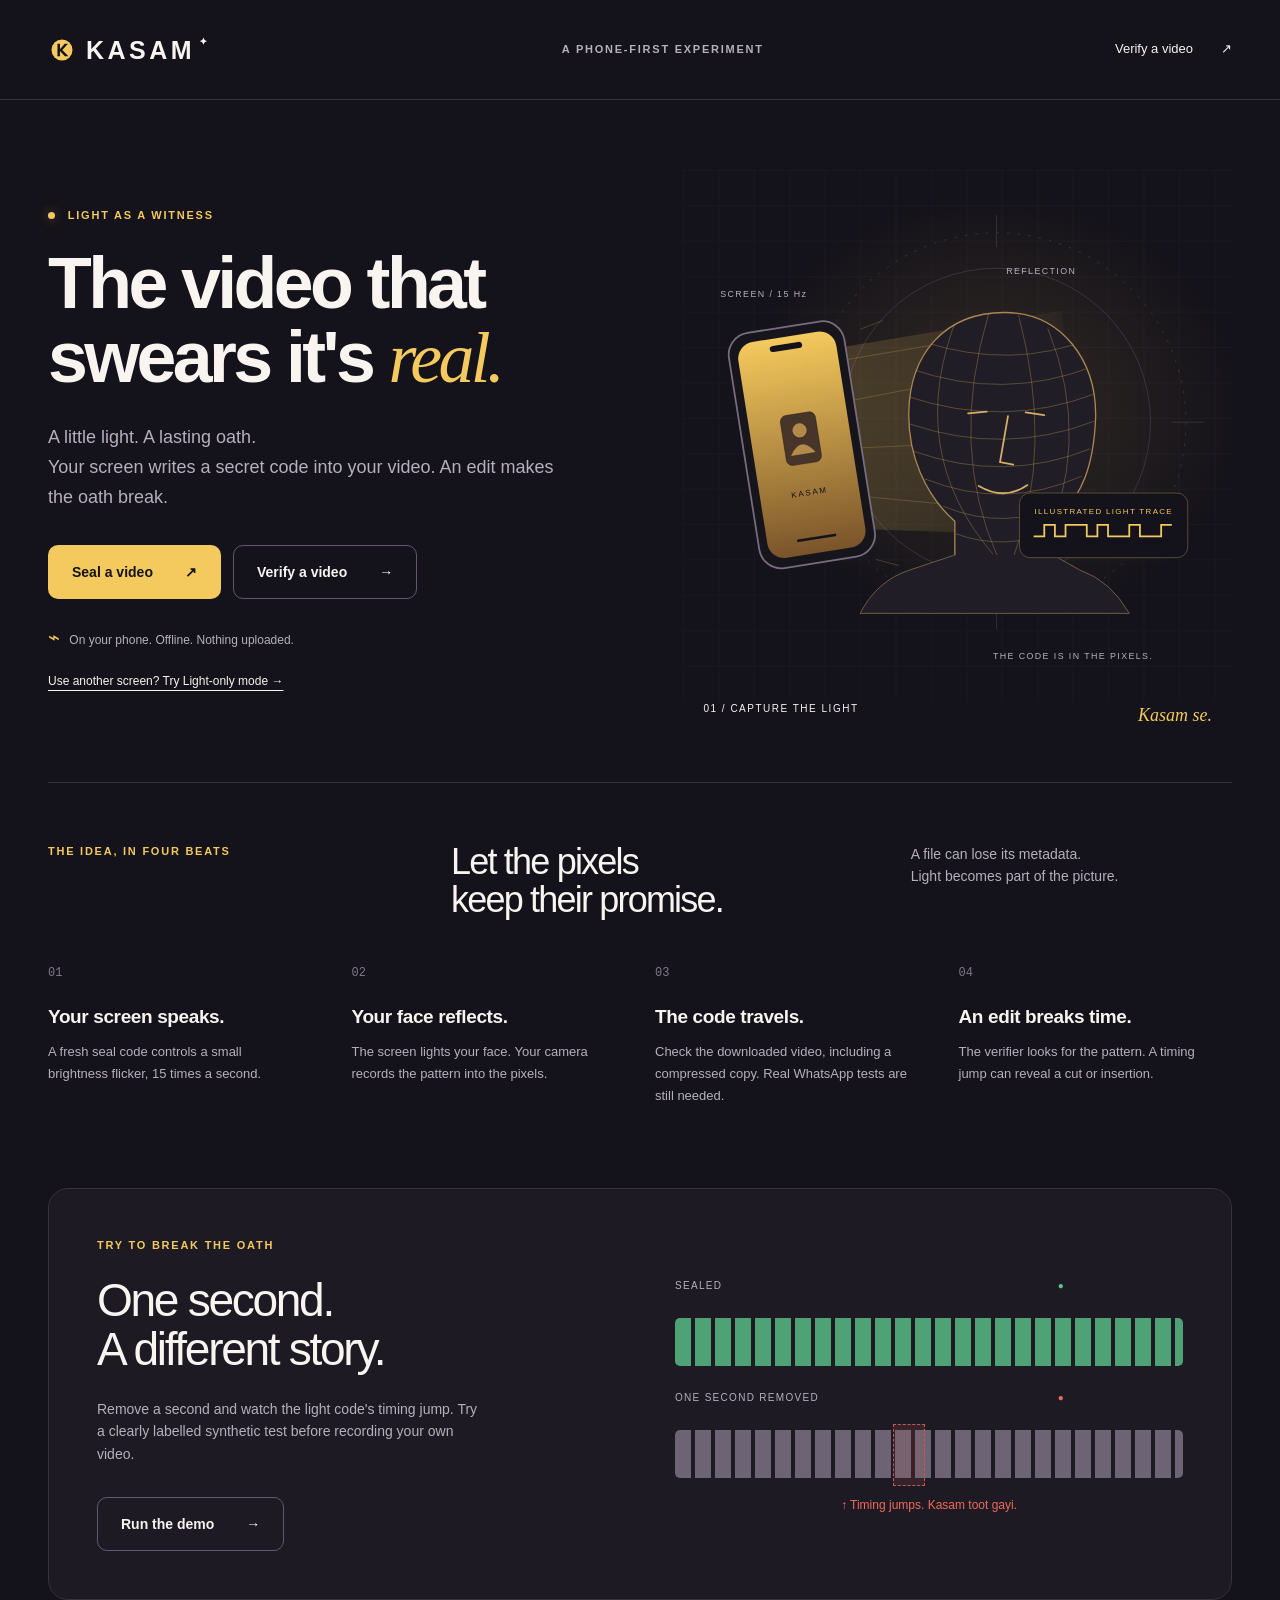
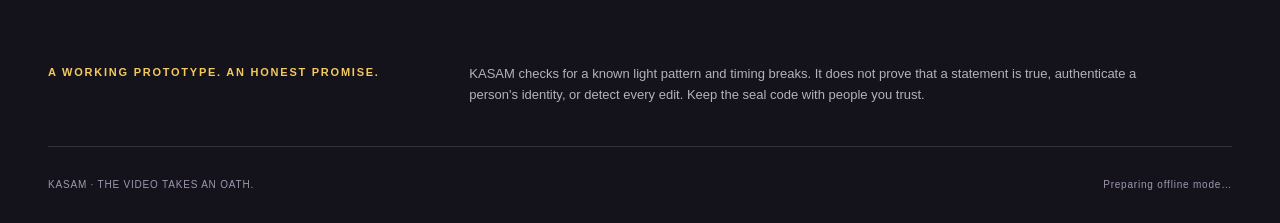
<file: index.html>
<!doctype html>
<html lang="en">
<head>
  <meta charset="utf-8"><meta name="viewport" content="width=device-width,initial-scale=1">
  <meta name="theme-color" content="#14121A"><meta name="description" content="KASAM embeds a light code in your selfie video. Check its timing offline, even after forwarding.">
  <title>KASAM — The video that swears it's real.</title>
  <link rel="icon" href="./icon.svg" type="image/svg+xml"><link rel="manifest" href="./manifest.webmanifest"><link rel="stylesheet" href="./css/style.css">
</head>
<body>
  <header class="site-header"><a class="brand" href="./index.html"><img src="./icon.svg" alt="" width="28" height="28">KASAM<span class="brand-dot">✦</span></a><span class="edition">A PHONE-FIRST EXPERIMENT</span><a class="nav-link" href="./verify.html">Verify a video <span aria-hidden="true">↗</span></a></header>
  <main class="home">
    <section class="hero">
      <div class="hero-copy"><p class="eyebrow"><span class="live-dot"></span> LIGHT AS A WITNESS</p><h1>The video that<br>swears it's <em>real.</em></h1><p class="intro">A little light. A lasting oath.<br>Your screen writes a secret code into your video. An edit makes the oath break.</p><div class="hero-actions"><a class="button primary" href="./seal.html">Seal a video <span aria-hidden="true">↗</span></a><a class="button secondary" href="./verify.html">Verify a video <span aria-hidden="true">→</span></a></div><p class="privacy"><span aria-hidden="true">⌁</span> On your phone. Offline. Nothing uploaded.</p><a class="text-link" href="./light.html">Use another screen? Try Light-only mode →</a></div>
      <figure class="hero-art"><img src="./docs/assets/oath.svg" alt="A phone projects a gold light pattern onto a face. The recorded brightness carries the same pattern." width="620" height="600"><figcaption><span>01 / CAPTURE THE LIGHT</span><span class="gold">Kasam se.</span></figcaption></figure>
    </section>
    <section class="story-section"><div class="section-heading"><p class="eyebrow">THE IDEA, IN FOUR BEATS</p><h2>Let the pixels<br>keep their promise.</h2><p>A file can lose its metadata.<br>Light becomes part of the picture.</p></div><div class="steps"><article><span class="step-number">01</span><h3>Your screen speaks.</h3><p>A fresh seal code controls a small brightness flicker, 15 times a second.</p></article><article><span class="step-number">02</span><h3>Your face reflects.</h3><p>The screen lights your face. Your camera records the pattern into the pixels.</p></article><article><span class="step-number">03</span><h3>The code travels.</h3><p>Check the downloaded video, including a compressed copy. Real WhatsApp tests are still needed.</p></article><article><span class="step-number">04</span><h3>An edit breaks time.</h3><p>The verifier looks for the pattern. A timing jump can reveal a cut or insertion.</p></article></div></section>
    <section class="challenge"><div><p class="eyebrow">TRY TO BREAK THE OATH</p><h2>One second.<br>A different story.</h2><p>Remove a second and watch the light code's timing jump. Try a clearly labelled synthetic test before recording your own video.</p><a href="./verify.html?demo=1" class="button secondary">Run the demo <span aria-hidden="true">→</span></a></div><div class="challenge-visual" aria-label="Illustration of an intact timeline and one with a cut"><p>SEALED <span class="green">●</span></p><div class="code-strip"></div><p>ONE SECOND REMOVED <span class="red">●</span></p><div class="code-strip broken"></div><span class="cut-label">↑ Timing jumps. Kasam toot gayi.</span></div></section>
    <section class="honesty"><span class="eyebrow">A WORKING PROTOTYPE. AN HONEST PROMISE.</span><p>KASAM checks for a known light pattern and timing breaks. It does not prove that a statement is true, authenticate a person's identity, or detect every edit. Keep the seal code with people you trust.</p></section>
  </main>
  <footer><span>KASAM · THE VIDEO TAKES AN OATH.</span><span data-offline>Preparing offline mode…</span></footer>
  <script type="module">import { initOffline } from './js/code.js'; initOffline();</script>
</body>
</html>
</file>
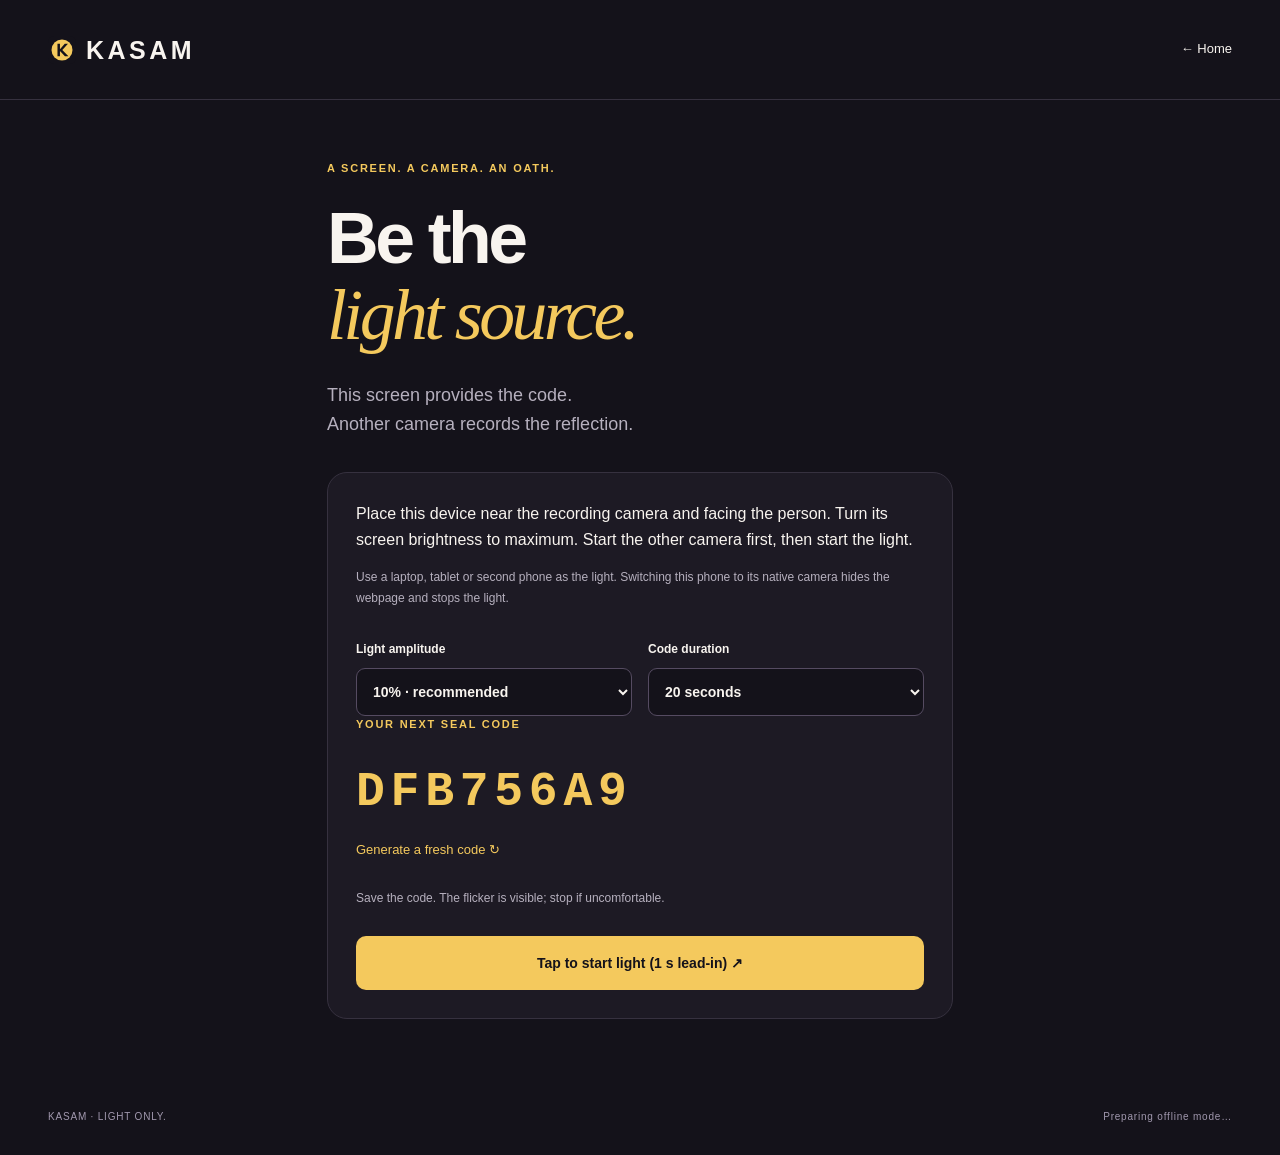
<file: light.html>
<!doctype html>
<html lang="en"><head><meta charset="utf-8"><meta name="viewport" content="width=device-width,initial-scale=1"><meta name="theme-color" content="#14121A"><title>Light-only mode · KASAM</title><link rel="icon" href="./icon.svg"><link rel="manifest" href="./manifest.webmanifest"><link rel="stylesheet" href="./css/style.css"></head><body>
<header class="site-header"><a class="brand" href="./index.html"><img src="./icon.svg" alt="" width="28" height="28">KASAM</a><a class="nav-link" href="./index.html">← Home</a></header>
<main class="workspace narrow"><section id="setup"><p class="eyebrow">A SCREEN. A CAMERA. AN OATH.</p><h1>Be the<br><em>light source.</em></h1><p class="intro">This screen provides the code.<br>Another camera records the reflection.</p><div class="panel"><p>Place this device near the recording camera and facing the person. Turn its screen brightness to maximum. Start the other camera first, then start the light.</p><p class="hint">Use a laptop, tablet or second phone as the light. Switching this phone to its native camera hides the webpage and stops the light.</p><div class="form-grid"><label>Light amplitude<select id="amp"><option value="0.02">2% · subtle</option><option value="0.05">5%</option><option value="0.10" selected>10% · recommended</option><option value="0.15">15% · stronger</option></select></label><label>Code duration<select id="seconds"><option value="10">10 seconds</option><option value="20" selected>20 seconds</option><option value="30">30 seconds</option></select></label></div><p class="eyebrow">YOUR NEXT SEAL CODE</p><p id="seal-code" class="seal-code"></p><button id="new-code" type="button" class="text-button">Generate a fresh code ↻</button><p class="hint">Save the code. The flicker is visible; stop if uncomfortable.</p><button id="start" type="button" class="button primary full">Tap to start light (1 s lead-in) ↗</button></div></section><section id="lighting" class="light-stage" hidden><div class="countdown-track"><div id="countdown-bar"></div></div><p id="countdown" class="light-label"></p><button id="stop" type="button" class="stage-stop">Stop & discard</button></section><section id="done" hidden><p class="eyebrow">LIGHT SEQUENCE COMPLETE</p><h1>Light delivered.<br><em>Now check it.</em></h1><div class="panel"><p>Done. Your seal code is</p><p id="done-code" class="seal-code"></p><p id="storage-note" class="hint"></p><a id="verify-now" class="button primary full">Verify your recording →</a><button id="again" type="button" class="text-button">Start a new seal</button></div></section><p id="status" role="status" class="status"></p></main><footer><span>KASAM · LIGHT ONLY.</span><span data-offline>Preparing offline mode…</span></footer><script type="module" src="./js/light.js"></script>
</body></html>
</file>
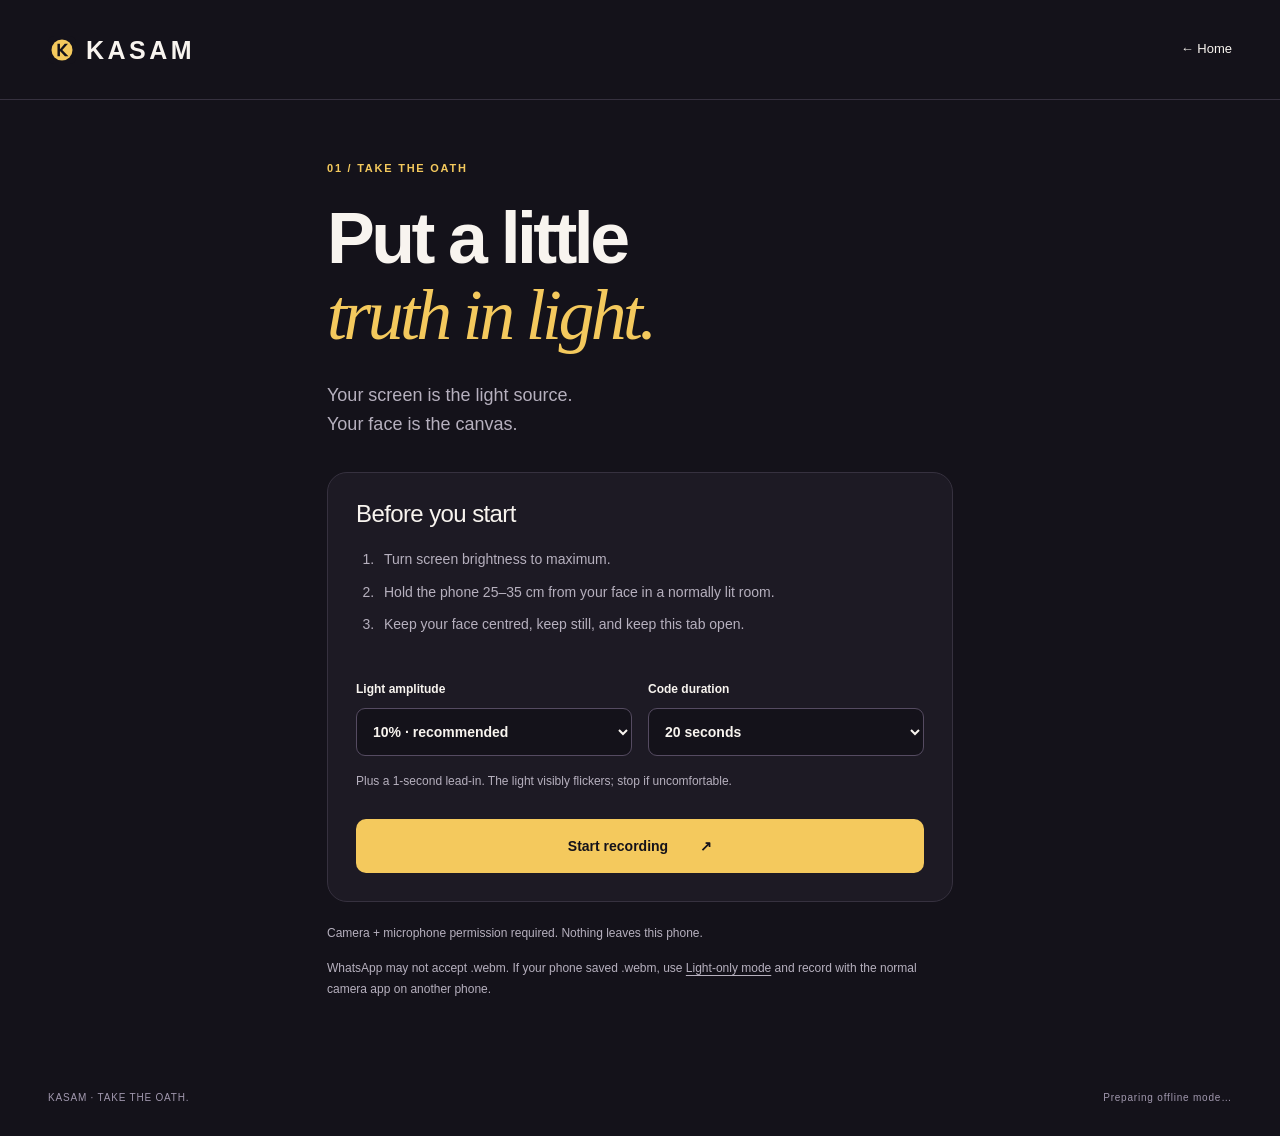
<file: seal.html>
<!doctype html>
<html lang="en"><head><meta charset="utf-8"><meta name="viewport" content="width=device-width,initial-scale=1"><meta name="theme-color" content="#14121A"><title>Seal a video · KASAM</title><link rel="icon" href="./icon.svg"><link rel="manifest" href="./manifest.webmanifest"><link rel="stylesheet" href="./css/style.css"></head>
<body>
  <header class="site-header"><a class="brand" href="./index.html"><img src="./icon.svg" alt="" width="28" height="28">KASAM</a><a class="nav-link" href="./index.html">← Home</a></header>
  <main class="workspace narrow">
    <section id="setup"><p class="eyebrow">01 / TAKE THE OATH</p><h1>Put a little<br><em>truth in light.</em></h1><p class="intro">Your screen is the light source.<br>Your face is the canvas.</p><div class="panel"><h2>Before you start</h2><ol class="instructions"><li>Turn screen brightness to maximum.</li><li>Hold the phone 25–35 cm from your face in a normally lit room.</li><li>Keep your face centred, keep still, and keep this tab open.</li></ol><form id="seal-form"><div class="form-grid"><label>Light amplitude<select id="amp"><option value="0.02">2% · subtle</option><option value="0.05">5%</option><option value="0.10" selected>10% · recommended</option><option value="0.15">15% · stronger</option></select></label><label>Code duration<select id="seconds"><option value="10">10 seconds</option><option value="20" selected>20 seconds</option><option value="30">30 seconds</option></select></label></div><p class="hint">Plus a 1-second lead-in. The light visibly flickers; stop if uncomfortable.</p><button id="start" class="button primary full" type="submit">Start recording <span aria-hidden="true">↗</span></button></form></div><p class="privacy">Camera + microphone permission required. Nothing leaves this phone.</p><p class="hint">WhatsApp may not accept .webm. If your phone saved .webm, use <a href="./light.html">Light-only mode</a> and record with the normal camera app on another phone.</p></section>
    <section id="recording" class="light-stage" hidden><div class="countdown-track"><div id="countdown-bar"></div></div><video id="camera" autoplay muted playsinline aria-label="Selfie camera preview"></video><p id="countdown" class="light-label" aria-live="off">Getting ready…</p><button id="stop" class="stage-stop" type="button">Stop & discard</button></section>
    <section id="result" hidden><p class="eyebrow">OATH RECORDED</p><h1>Your video.<br><em>Your seal.</em></h1><video id="playback" class="result-video" controls playsinline></video><div class="panel"><p class="eyebrow">KEEP THIS CODE WITH YOUR VERIFIER</p><p id="seal-code" class="seal-code"></p><p id="sealed-at" class="hint"></p><p id="storage-note" class="hint"></p><div class="action-stack"><a id="download" class="button primary" download>Download video ↓</a><button id="share" class="button secondary" type="button" hidden>Share video ↗</button><a id="verify-now" class="button secondary">Verify now →</a><button id="again" class="text-button" type="button">Seal another video</button></div></div><p class="hint">A recording is not verified yet. Use Verify now to check that your lighting carried the seal.</p><p class="hint">Keep the code separate from the video. Share it only with trusted verifiers.</p><p class="hint">The download filename includes the code. Rename it before public sharing; the Share button uses a generic filename.</p></section>
    <p id="status" class="status" role="status" aria-live="polite"></p>
  </main><footer><span>KASAM · TAKE THE OATH.</span><span data-offline>Preparing offline mode…</span></footer><script type="module" src="./js/seal.js"></script>
</body></html>
</file>
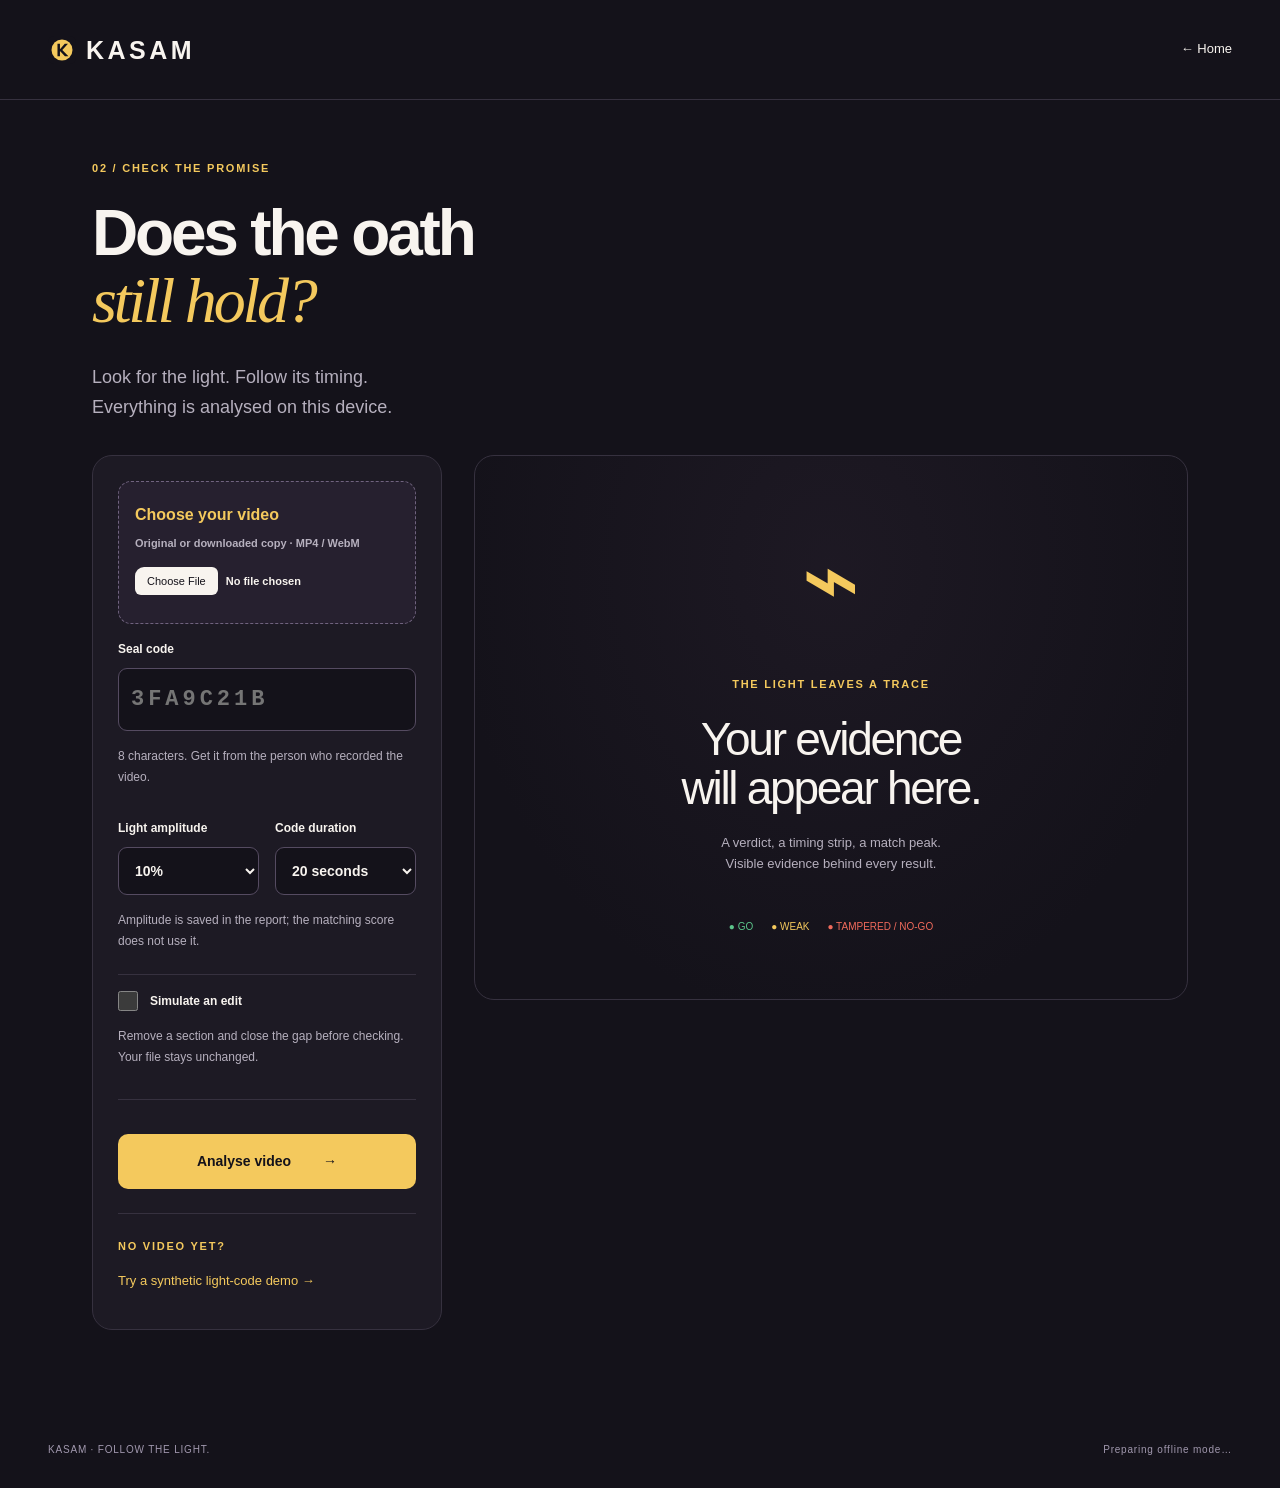
<file: verify.html>
<!doctype html>
<html lang="en"><head><meta charset="utf-8"><meta name="viewport" content="width=device-width,initial-scale=1"><meta name="theme-color" content="#14121A"><title>Verify a video · KASAM</title><link rel="icon" href="./icon.svg"><link rel="manifest" href="./manifest.webmanifest"><link rel="stylesheet" href="./css/style.css"></head><body>
<header class="site-header"><a class="brand" href="./index.html"><img src="./icon.svg" alt="" width="28" height="28">KASAM</a><a class="nav-link" href="./index.html">← Home</a></header>
<main class="workspace verify-workspace"><div class="page-heading"><p class="eyebrow">02 / CHECK THE PROMISE</p><h1>Does the oath<br><em>still hold?</em></h1><p class="intro">Look for the light. Follow its timing.<br>Everything is analysed on this device.</p></div><div class="verify-layout"><section class="panel input-panel"><form id="verify-form"><label class="file-zone">Choose your video<span>Original or downloaded copy · MP4 / WebM</span><input id="file" type="file" accept="video/*,.mp4,.webm,.mov"></label><label>Seal code<input id="seal" class="code-input" placeholder="3FA9C21B" maxlength="8" autocomplete="off" autocapitalize="characters" spellcheck="false" required pattern="[0-9a-fA-F]{8}" aria-describedby="seal-hint"></label><p id="seal-hint" class="hint">8 characters. Get it from the person who recorded the video.</p><label id="recent-label" hidden>Recent seals<select id="recent"><option value="">Choose a recent seal…</option></select></label><div class="form-grid"><label>Light amplitude<select id="amp"><option value="0.02">2%</option><option value="0.05">5%</option><option value="0.10" selected>10%</option><option value="0.15">15%</option></select></label><label>Code duration<select id="seconds"><option value="10">10 seconds</option><option value="20" selected>20 seconds</option><option value="30">30 seconds</option></select></label></div><p class="hint">Amplitude is saved in the report; the matching score does not use it.</p><div class="edit-controls"><label class="check-label"><input id="simulate" type="checkbox">Simulate an edit</label><p class="hint">Remove a section and close the gap before checking. Your file stays unchanged.</p><div id="cut-fields" class="form-grid" hidden><label>Remove from (seconds)<input id="cut-a" type="number" min="0" step="0.1" value="8"></label><label>Remove until (seconds)<input id="cut-b" type="number" min="0.1" step="0.1" value="9"></label></div></div><button id="analyse" type="submit" class="button primary full">Analyse video <span aria-hidden="true">→</span></button><button id="cancel" type="button" class="button secondary full" hidden>Cancel analysis</button></form><div class="demo-control"><span class="eyebrow">NO VIDEO YET?</span><button id="demo" class="text-button" type="button">Try a synthetic light-code demo →</button><p id="demo-note" class="hint" hidden>Synthetic brightness samples, not a real camera recording. Try the cut, then change the seal code to test a mismatch.</p></div></section><div class="verification-output"><section id="waiting" class="empty-result"><div class="empty-symbol" aria-hidden="true">⌁</div><p class="eyebrow">THE LIGHT LEAVES A TRACE</p><h2>Your evidence<br>will appear here.</h2><p>A verdict, a timing strip, a match peak.<br>Visible evidence behind every result.</p><div class="verdict-key"><span class="green">● GO</span><span class="gold">● WEAK</span><span class="red">● TAMPERED / NO-GO</span></div></section><section id="progress-panel" class="panel" hidden><p id="progress-label">Reading video frames…</p><progress id="progress" value="0" max="1" aria-label="Analysis progress"></progress><p class="hint">Usually takes about the length of your video. Keep this tab visible.</p></section><section id="results" hidden><p id="source-note" class="eyebrow"></p><div id="verdict-card" class="verdict-card"><p id="verdict" class="verdict-name"></p><h2 id="verdict-title"></h2><p id="verdict-description"></p></div><div class="metrics"><div><span>Match strength</span><strong id="z-score"></strong><small>z-score</small></div><div><span>Code starts at</span><strong id="lag"></strong><small>seconds</small></div><div><span>Frames / samples</span><strong id="frames"></strong><small id="fps"></small></div></div><div class="panel chart-panel"><h3>The oath, over time</h3><p class="hint">Each cell checks a 4-second window, stepped every second. Green: code found. Grey: faint or missing.</p><canvas id="timeline" width="800" height="160" role="img" aria-label="Seal timeline"></canvas><ul id="edit-list" class="edit-list"></ul><p id="timeline-note" class="hint"></p></div><div class="panel chart-panel"><h3>The match leaves a peak.</h3><p class="hint">Compare the expected code at different start times.</p><canvas id="correlation" width="800" height="220" role="img" aria-label="Correlation against alignment lag"></canvas></div><div class="panel certificate-panel"><p class="eyebrow">YOUR OFFLINE CERTIFICATE</p><pre id="certificate"></pre><div class="form-grid"><button id="copy" type="button" class="button secondary">Copy certificate</button><a id="report" class="button secondary" download>Download JSON ↓</a></div></div><p class="hint">A matching code is evidence of illumination, not cryptographic identity or proof that spoken claims are true. Short changes, replays and audio-only edits may be missed.</p></section></div></div><p id="status" class="status" role="status" aria-live="polite"></p></main><footer><span>KASAM · FOLLOW THE LIGHT.</span><span data-offline>Preparing offline mode…</span></footer><script type="module" src="./js/verify.js"></script>
</body></html>
</file>
<file: css/style.css>
@charset "UTF-8";
:root{color-scheme:dark;--bg:#14121A;--ink:#F8F4EF;--gold:#F4C95D;--red:#EF6A5B;--green:#5BC48A;--muted:#b6b0be;--line:#36313f;--panel:#1d1a24;--radius:20px;font-family:Arial,Helvetica,sans-serif}
*{box-sizing:border-box}body{margin:0;background:var(--bg);color:var(--ink);line-height:1.6}a{color:inherit;text-decoration:none}button,input,select{font:inherit}button,a,input,select{touch-action:manipulation}button{cursor:pointer}button:disabled{cursor:wait;opacity:.55}a:hover{color:var(--gold)}:focus-visible{outline:3px solid var(--gold);outline-offset:5px}[hidden]{display:none!important}h1,h2,h3,p,figure{margin:0}h1,h2,h3{line-height:1.06;letter-spacing:-.05em}h1{font-size:clamp(44px,5.6vw,80px);font-weight:600}h2{font-size:clamp(32px,3.6vw,48px);font-weight:500}h3{font-size:22px;letter-spacing:-.025em}em{font-family:Georgia,'Times New Roman',serif;font-weight:400;color:var(--gold)}.gold{color:var(--gold)}.green{color:var(--green)}.red{color:var(--red)}.site-header{max-width:1360px;margin:auto;min-height:100px;padding:24px 48px;display:flex;align-items:center;justify-content:space-between;gap:20px;border-bottom:1px solid var(--line)}.brand{font-size:25px;font-weight:800;letter-spacing:.14em;display:inline-flex;align-items:center;gap:10px}.brand-dot{font-size:10px;align-self:flex-start;margin-left:-6px;line-height:24px}.edition,.eyebrow{font-size:11px;font-weight:700;letter-spacing:.16em;line-height:1.6}.edition{color:var(--muted)}.eyebrow{color:var(--gold);margin-bottom:22px}.nav-link{font-size:13px;display:flex;gap:28px;align-items:center}.live-dot{width:7px;height:7px;border-radius:50%;background:var(--gold);display:inline-block;margin-right:8px;box-shadow:0 0 12px #f4c95d66}.home{max-width:1360px;margin:auto;padding:0 48px}.hero{display:grid;grid-template-columns:1.1fr 1fr;gap:32px;align-items:center;padding:70px 0 52px}.hero h1{line-height:1.03}.intro{font-size:18px;line-height:1.65;color:var(--muted);margin:28px 0 32px;max-width:530px}.hero-actions{display:flex;gap:12px;flex-wrap:wrap}.button{min-height:54px;border-radius:10px;padding:15px 23px;display:inline-flex;justify-content:center;align-items:center;gap:32px;border:1px solid transparent;font-size:14px;font-weight:700;text-align:center}.primary{background:var(--gold);color:var(--bg)}.primary:hover{background:#ffda78;color:var(--bg)}.secondary{background:transparent;border-color:#62576c;color:var(--ink)}.secondary:hover{background:#28222f;border-color:var(--gold)}.privacy{font-size:12px;color:var(--muted);margin:22px 0 14px}.privacy span{color:var(--gold);font-size:20px;margin-right:6px}.text-link{font-size:12px;text-decoration:underline;text-underline-offset:5px}.hero-art{position:relative;min-width:0}.hero-art img{width:100%;height:auto;display:block}.hero-art figcaption{display:flex;justify-content:space-between;font-size:10px;letter-spacing:.15em;padding:0 20px}.hero-art figcaption .gold{font-family:Georgia,serif;font-size:18px;letter-spacing:0;font-style:italic}.story-section{border-top:1px solid var(--line);padding:60px 0}.section-heading{display:grid;grid-template-columns:1fr 1.15fr .85fr;gap:25px;align-items:start;margin-bottom:45px}.section-heading h2{font-size:36px}.section-heading p:last-child{color:var(--muted);font-size:14px}.steps{display:grid;grid-template-columns:repeat(4,1fr);gap:30px}.step-number{display:block;color:#817789;font-size:12px;font-family:monospace;margin-bottom:24px}.steps h3{font-size:19px;letter-spacing:-.02em;margin-bottom:14px}.steps p{font-size:13px;color:var(--muted);line-height:1.7;max-width:255px}.challenge{display:grid;grid-template-columns:1fr 1fr;gap:70px;padding:48px;background:var(--panel);border:1px solid var(--line);border-radius:var(--radius);margin:20px 0 44px}.challenge p:not(.eyebrow){max-width:390px;color:var(--muted);font-size:14px;margin:24px 0}.challenge .button{margin-top:8px}.challenge-visual{align-self:center}.challenge-visual p{font-size:10px!important;letter-spacing:.13em;display:flex;justify-content:space-between}.code-strip{height:48px;background:repeating-linear-gradient(90deg,#5bc48a 0px,#5bc48a 16px,transparent 16px,transparent 20px);border-radius:5px;opacity:.8}.code-strip.broken{position:relative;background:repeating-linear-gradient(90deg,#80778a 0px,#80778a 16px,transparent 16px,transparent 20px)}.code-strip.broken:after{content:'';position:absolute;left:43%;width:30px;height:60px;top:-6px;border:1px dashed var(--red);background:#ef6a5b25}.cut-label{display:block;color:var(--red);font-size:12px;margin:18px 0;text-align:center}.honesty{display:grid;grid-template-columns:1fr 2fr;gap:40px;border-bottom:1px solid var(--line);padding:20px 0 40px}.honesty p{font-size:13px;color:var(--muted);max-width:700px}footer{max-width:1360px;padding:30px 48px;margin:auto;display:flex;justify-content:space-between;gap:20px;font-size:10px;letter-spacing:.08em;color:#a198ae}.workspace{max-width:1240px;margin:60px auto;padding:0 32px}.narrow{max-width:690px}.workspace .panel{margin:22px 0}.panel{border:1px solid var(--line);border-radius:var(--radius);background:var(--panel);padding:28px}.panel h2{font-size:24px;letter-spacing:-.025em}.instructions{padding-left:22px;color:var(--muted);font-size:14px;margin:22px 0 28px}.instructions li{margin:10px 0;padding-left:6px}.form-grid{display:grid;grid-template-columns:1fr 1fr;gap:16px}.form-grid>label{min-width:0}label{display:block;font-size:12px;font-weight:600;color:var(--ink);margin:16px 0 0}input,select{display:block;width:100%;margin-top:9px;background:#14121a;border:1px solid #554b61;border-radius:9px;padding:13px 12px;min-height:48px;color:var(--ink);font-size:14px}select{cursor:pointer}.hint{font-size:12px;color:var(--muted);line-height:1.75;margin:15px 0}.hint a{text-decoration:underline;text-underline-offset:3px}.full{width:100%;margin-top:12px}.status{white-space:pre-line;color:var(--gold);font-size:14px;margin-top:24px}.status.error{color:var(--red)}.seal-code{font-size:clamp(30px,7vw,48px);letter-spacing:.12em;line-height:1.5;color:var(--gold);font-family:monospace;font-weight:700;overflow-wrap:anywhere}.action-stack{display:grid;gap:12px;margin:24px 0 0}.text-button{background:none;border:0;padding:12px 0;color:var(--gold);font-size:13px;text-align:left;min-height:44px}.result-video{width:100%;max-height:460px;border-radius:16px;margin-top:28px;background:#000}.light-stage{position:fixed;inset:0;z-index:20;display:flex;flex-direction:column;align-items:center;justify-content:center;color:#14121a}.lighting>.site-header,.lighting>footer{visibility:hidden}.lighting .workspace>section:not(.light-stage){display:none}.lighting .workspace{margin:0}.lighting .status{display:none}.lighting #camera{width:30vw;max-width:250px;aspect-ratio:3/4;object-fit:cover;border-radius:16px;transform:scaleX(-1);border:2px solid #14121a55}.light-label{font-size:13px;margin-top:16px;font-weight:700;font-variant-numeric:tabular-nums}.stage-stop{position:absolute;bottom:max(28px,env(safe-area-inset-bottom));border:1px solid #14121a88;background:#ffffff99;color:#14121a;border-radius:30px;padding:12px 24px;font-size:13px;min-height:48px}.countdown-track{position:absolute;top:0;left:0;right:0;height:5px;background:#14121a25}.countdown-track>div{height:100%;background:#14121a99;transform-origin:left;width:100%;transform:scaleX(0)}.verify-workspace{max-width:1160px}.verify-workspace h1{font-size:clamp(44px,5vw,68px)}.verify-layout{display:grid;grid-template-columns:350px 1fr;gap:32px;align-items:start}.input-panel{margin-top:0!important;padding:25px}.file-zone{border:1px dashed #70637f;border-radius:13px;padding:20px 16px;background:#26202f;margin-top:0;font-size:16px;color:var(--gold)}.file-zone span{display:block;font-size:11px;color:var(--muted);margin:8px 0 14px}.file-zone input{font-size:11px;border:0;padding:0;background:transparent;min-height:36px}.file-zone input::file-selector-button{background:var(--ink);border:0;border-radius:6px;color:var(--bg);padding:8px 12px;margin-right:8px;cursor:pointer}.code-input{font-family:monospace;letter-spacing:.18em;font-size:22px;text-transform:uppercase}.edit-controls{border-top:1px solid var(--line);border-bottom:1px solid var(--line);margin:22px 0;padding-bottom:16px}.check-label{display:flex;align-items:center;gap:12px}.check-label input{display:inline-block;width:20px;height:20px;min-height:20px;margin:0;accent-color:var(--gold)}.demo-control{border-top:1px solid var(--line);margin-top:24px;padding-top:24px}.demo-control .eyebrow{display:block;margin-bottom:4px}.empty-result{display:flex;flex-direction:column;align-items:center;justify-content:center;text-align:center;min-height:545px;border:1px solid var(--line);border-radius:var(--radius);background:radial-gradient(ellipse at 50% 20%,#30263655,transparent 75%);padding:35px 22px}.empty-symbol{font-family:Georgia,serif;font-size:100px;line-height:1.2;color:var(--gold);margin-bottom:36px}.empty-result p:not(.eyebrow){font-size:13px;color:var(--muted);margin:20px 0}.verdict-key{display:flex;flex-wrap:wrap;justify-content:center;gap:18px;font-size:10px;margin-top:24px}.verdict-card{border:1px solid currentColor;border-radius:var(--radius);padding:28px;background:#1c2020}.verdict-card.go{color:var(--green)}.verdict-card.weak{color:var(--gold);background:#252217}.verdict-card.tampered,.verdict-card.no-go{color:var(--red);background:#281d20}.verdict-card h2{font-size:36px;letter-spacing:-.03em}.verdict-name{font-size:12px;letter-spacing:.2em;font-weight:700;margin-bottom:16px}.verdict-card p:last-child{color:var(--ink);font-size:13px;line-height:1.7;margin-top:16px}.metrics{display:grid;grid-template-columns:repeat(3,1fr);gap:12px;padding:25px 0;border-bottom:1px solid var(--line)}.metrics span{font-size:10px;color:var(--muted);display:block}.metrics strong{font-size:30px;font-weight:500;display:block;line-height:1.8}.metrics small{color:var(--muted);font-size:10px}.chart-panel h3{font-size:19px}.chart-panel canvas{display:block;width:100%;height:auto}.certificate-panel pre{font:14px/1.8 Arial,Helvetica,sans-serif;white-space:pre-wrap;overflow-wrap:anywhere;margin:0 0 24px}.certificate-panel .form-grid .button{gap:8px;font-size:12px;padding:14px 10px}.edit-list{padding-left:18px;color:var(--red);font-size:12px}.analysis-source{position:fixed;top:0;left:0;width:160px;height:120px;opacity:.001;pointer-events:none;z-index:-1}progress{width:100%;height:8px;border:0;border-radius:10px;accent-color:var(--gold);margin-top:16px}progress::-webkit-progress-bar{background:var(--line);border-radius:10px}progress::-webkit-progress-value{background:var(--gold);border-radius:10px}
@media(min-width:1450px){.hero{padding-top:95px;padding-bottom:85px}.hero h1{font-size:86px}}
@media(max-width:850px){.site-header{padding:20px 24px;min-height:80px}.edition{display:none}.home{padding:0 24px}.hero{gap:15px;padding-top:50px}.hero h1{font-size:52px}.hero-art{margin-right:-16px}.hero-actions{flex-direction:column;align-items:flex-start}.hero-actions .button{width:220px}.section-heading{grid-template-columns:1fr 1fr}.section-heading p:last-child{grid-column:2}.steps{grid-template-columns:repeat(2,1fr);gap:35px}.challenge{padding:30px;gap:32px}.honesty{grid-template-columns:1fr;gap:8px}.verify-layout{grid-template-columns:310px 1fr;gap:20px}.metrics strong{font-size:24px}.chart-panel,.certificate-panel{padding:20px}.certificate-panel .form-grid{grid-template-columns:1fr}.workspace{padding:0 24px}footer{padding:28px 24px;flex-wrap:wrap}}
@media(max-width:650px){.site-header{padding:18px 22px;min-height:76px}.brand{font-size:20px}.brand img{width:24px;height:24px}.nav-link{font-size:12px;gap:12px}.home{padding:0 22px}.hero{grid-template-columns:1fr;padding:44px 0 30px;gap:15px}.hero h1{font-size:clamp(43px,10vw,62px)}.hero .eyebrow{margin-bottom:24px}.intro{font-size:16px;margin-top:24px;margin-bottom:28px}.hero-actions{flex-direction:row;align-items:stretch;gap:10px}.hero-actions .button{width:auto;flex:1;padding:15px 12px;gap:12px;min-height:56px;font-size:13px}.hero-art{margin:0 auto;max-width:420px;width:100%}.hero-art img{max-height:365px;object-fit:contain}.hero-art figcaption{padding:0}.story-section{padding:36px 0}.section-heading{display:block;margin-bottom:35px}.section-heading h2{font-size:34px}.section-heading p:last-child{margin-top:20px}.steps{gap:32px 20px}.step-number{margin-bottom:14px}.steps h3{font-size:18px}.steps p{font-size:12px}.challenge{grid-template-columns:1fr;gap:15px;padding:25px;margin-bottom:32px}.challenge h2{font-size:35px}.challenge p:not(.eyebrow){font-size:13px}.challenge-visual{padding-top:5px}.honesty{padding-bottom:26px}.workspace{margin:38px auto;padding:0 22px}.workspace h1{font-size:clamp(42px,10vw,60px)}.panel{padding:23px}.verify-layout{grid-template-columns:1fr;gap:26px}.empty-result{min-height:360px}.empty-symbol{font-size:80px;margin-bottom:20px}.verify-workspace .intro{margin-bottom:30px}.input-panel{padding:23px}.form-grid{gap:12px}.metrics{gap:10px}.metrics strong{font-size:28px}.verdict-card{padding:25px}.verdict-card h2{font-size:34px}.certificate-panel .form-grid{grid-template-columns:1fr 1fr}.lighting #camera{width:30vw;max-width:none}.seal-code{font-size:38px}.hint{font-size:12px}footer{padding:25px 22px;gap:12px}.narrow .form-grid select{font-size:13px}}
@media(prefers-reduced-motion:reduce){*{scroll-behavior:auto}}
</file>
